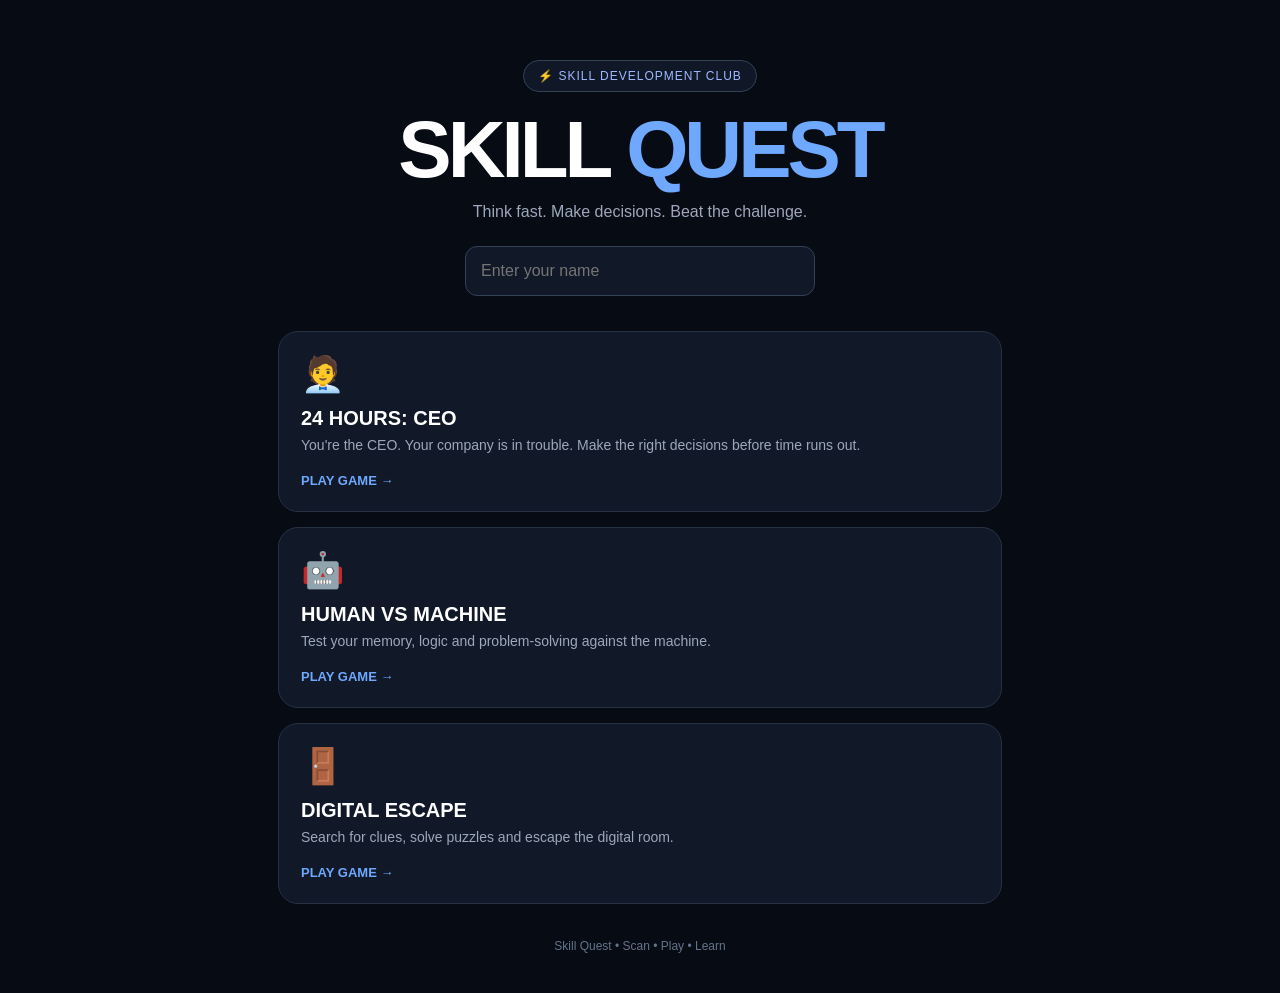
<file: index2.html>
<!DOCTYPE html>
<html lang="en">
<head>
<meta charset="UTF-8">
<meta name="viewport" content="width=device-width, initial-scale=1.0">

<title>Skill Quest</title>

<style>

/* =========================
   GLOBAL
========================= */

* {
    box-sizing: border-box;
    margin: 0;
    padding: 0;
}

body {
    font-family: Arial, Helvetica, sans-serif;
    background: #070b13;
    color: #ffffff;
    min-height: 100vh;
}

button,
input {
    font: inherit;
}

button {
    cursor: pointer;
}


/* =========================
   APP
========================= */

.app {
    width: 100%;
    max-width: 760px;
    margin: auto;
    padding: 25px 18px 40px;
}


/* =========================
   HOME
========================= */

.hero {
    text-align: center;
    padding: 35px 10px;
}

.badge {
    display: inline-block;
    border: 1px solid #334155;
    background: #101827;
    padding: 8px 14px;
    border-radius: 30px;
    font-size: 12px;
    letter-spacing: 1px;
    color: #9fb9ff;
}

.hero h1 {
    font-size: clamp(45px, 12vw, 80px);
    margin-top: 20px;
    line-height: 0.95;
    letter-spacing: -4px;
}

.hero h1 span {
    color: #6ea8ff;
}

.hero p {
    color: #9ca8bb;
    margin-top: 15px;
    margin-bottom: 25px;
}

.name-input {
    width: min(350px, 100%);
    padding: 15px;
    border-radius: 12px;
    border: 1px solid #334155;
    background: #111827;
    color: white;
    outline: none;
}

.name-input:focus {
    border-color: #6ea8ff;
}


/* =========================
   GAME CARDS
========================= */

.games {
    display: grid;
    gap: 15px;
}

.game-card {
    width: 100%;
    text-align: left;
    padding: 22px;
    border-radius: 20px;
    border: 1px solid #263244;
    background: #111827;
    color: white;
    transition: 0.2s;
}

.game-card:hover {
    transform: translateY(-3px);
    border-color: #6ea8ff;
}

.game-icon {
    font-size: 35px;
    margin-bottom: 12px;
}

.game-card h2 {
    font-size: 20px;
    margin-bottom: 7px;
}

.game-card p {
    color: #9ca8bb;
    font-size: 14px;
    margin-bottom: 18px;
}

.play {
    color: #6ea8ff;
    font-weight: bold;
    font-size: 13px;
}


/* =========================
   GAME SCREEN
========================= */

.game-screen {
    display: none;
}

.game-header {
    display: flex;
    justify-content: space-between;
    align-items: center;
    gap: 10px;
    margin-bottom: 25px;
}

.game-title {
    font-size: 20px;
}

.timer {
    background: #151e2e;
    border: 1px solid #334155;
    padding: 8px 12px;
    border-radius: 10px;
    font-weight: bold;
}


/* =========================
   QUESTION
========================= */

.question-box {
    background: #111827;
    border: 1px solid #263244;
    padding: 22px;
    border-radius: 18px;
    margin-bottom: 15px;
}

.question-box h2 {
    font-size: 22px;
    line-height: 1.3;
}

.question-box p {
    color: #aeb9ca;
    margin-top: 10px;
    line-height: 1.5;
}


/* =========================
   OPTIONS
========================= */

.options {
    display: grid;
    gap: 10px;
}

.option {
    width: 100%;
    text-align: left;
    padding: 15px;
    border-radius: 13px;
    background: #141d2c;
    border: 1px solid #334155;
    color: white;
    transition: 0.15s;
}

.option:hover {
    border-color: #6ea8ff;
}

.option.correct {
    border-color: #54d38a;
}

.option.wrong {
    border-color: #ff6b6b;
}


/* =========================
   BUTTONS
========================= */

.primary-btn {
    width: 100%;
    margin-top: 15px;
    padding: 15px;
    border: none;
    border-radius: 13px;
    background: #6ea8ff;
    color: #07101e;
    font-weight: bold;
}

.secondary-btn {
    margin-top: 15px;
    width: 100%;
    padding: 14px;
    border-radius: 13px;
    border: 1px solid #334155;
    background: transparent;
    color: white;
}


/* =========================
   RESULT
========================= */

.result {
    display: none;
    text-align: center;
    background: #111827;
    border: 1px solid #263244;
    border-radius: 20px;
    padding: 30px 20px;
}

.result-icon {
    font-size: 60px;
    margin-bottom: 15px;
}

.result h1 {
    margin-bottom: 10px;
}

.score {
    font-size: 55px;
    font-weight: bold;
    color: #6ea8ff;
    margin: 20px 0;
}

.result p {
    color: #aeb9ca;
    line-height: 1.5;
}


/* =========================
   STATS
========================= */

.stats {
    display: grid;
    grid-template-columns: 1fr 1fr;
    gap: 10px;
    margin-top: 20px;
}

.stat {
    background: #151e2e;
    border: 1px solid #263244;
    padding: 15px;
    border-radius: 12px;
}

.stat small {
    color: #8d9ab0;
}

.stat strong {
    display: block;
    font-size: 20px;
    margin-top: 5px;
}


/* =========================
   ESCAPE ROOM
========================= */

.escape-room {
    display: grid;
    grid-template-columns: repeat(2, 1fr);
    gap: 12px;
    margin-top: 20px;
}

.room-item {
    padding: 25px 10px;
    border-radius: 15px;
    border: 1px solid #334155;
    background: #141d2c;
    text-align: center;
}

.room-item div {
    font-size: 35px;
    margin-bottom: 8px;
}

.room-item span {
    font-size: 13px;
    color: #aeb9ca;
}


/* =========================
   CLUE
========================= */

.clue {
    background: #0c1320;
    border: 1px dashed #52627a;
    padding: 18px;
    border-radius: 13px;
    margin: 15px 0;
    line-height: 1.6;
}

.code {
    font-family: monospace;
    font-size: 18px;
    letter-spacing: 2px;
}


/* =========================
   FOOTER
========================= */

footer {
    text-align: center;
    margin-top: 35px;
    color: #64748b;
    font-size: 12px;
}


/* =========================
   MOBILE
========================= */

@media (max-width: 500px) {

    .app {
        padding: 15px 14px 30px;
    }

    .hero {
        padding-top: 25px;
    }

    .hero h1 {
        font-size: 55px;
    }

    .game-header {
        align-items: flex-start;
    }

    .question-box h2 {
        font-size: 19px;
    }
}

</style>
</head>


<body>

<main class="app">


<!-- =========================
     HOME
========================= -->

<section id="home">

    <div class="hero">

        <div class="badge">
            ⚡ SKILL DEVELOPMENT CLUB
        </div>

        <h1>
            SKILL <span>QUEST</span>
        </h1>

        <p>
            Think fast. Make decisions. Beat the challenge.
        </p>

        <input
            id="playerName"
            class="name-input"
            maxlength="20"
            placeholder="Enter your name"
        >

    </div>


    <div class="games">


        <!-- CEO -->

        <button
            class="game-card"
            onclick="startCEO()"
        >

            <div class="game-icon">
                🧑‍💼
            </div>

            <h2>
                24 HOURS: CEO
            </h2>

            <p>
                You're the CEO. Your company is in trouble.
                Make the right decisions before time runs out.
            </p>

            <span class="play">
                PLAY GAME →
            </span>

        </button>


        <!-- MACHINE -->

        <button
            class="game-card"
            onclick="startMachine()"
        >

            <div class="game-icon">
                🤖
            </div>

            <h2>
                HUMAN VS MACHINE
            </h2>

            <p>
                Test your memory, logic and problem-solving
                against the machine.
            </p>

            <span class="play">
                PLAY GAME →
            </span>

        </button>


        <!-- ESCAPE -->

        <button
            class="game-card"
            onclick="startEscape()"
        >

            <div class="game-icon">
                🚪
            </div>

            <h2>
                DIGITAL ESCAPE
            </h2>

            <p>
                Search for clues, solve puzzles and
                escape the digital room.
            </p>

            <span class="play">
                PLAY GAME →
            </span>

        </button>

    </div>

</section>


<!-- =========================
     GAME SCREEN
========================= -->

<section
    id="gameScreen"
    class="game-screen"
>

    <div class="game-header">

        <div
            id="gameTitle"
            class="game-title">
        </div>

        <div
            id="timer"
            class="timer">
        </div>

    </div>

    <div id="gameContent"></div>

</section>


<!-- =========================
     RESULT
========================= -->

<section
    id="result"
    class="result"
>

    <div class="result-icon">
        🏆
    </div>

    <h1 id="resultTitle">
        Challenge Complete!
    </h1>

    <div
        id="finalScore"
        class="score">
        0
    </div>

    <p id="resultMessage">
    </p>

    <div class="stats">

        <div class="stat">
            <small>PLAYER</small>
            <strong id="resultPlayer">
                -
            </strong>
        </div>

        <div class="stat">
            <small>SCORE</small>
            <strong id="resultScore">
                0
            </strong>
        </div>

    </div>

    <button
        class="primary-btn"
        onclick="playAgain()"
    >
        PLAY AGAIN
    </button>

    <button
        class="secondary-btn"
        onclick="goHome()"
    >
        BACK TO HOME
    </button>

</section>


<footer>
    Skill Quest • Scan • Play • Learn
</footer>

</main>


<script>

/* =====================================================
   GLOBAL VARIABLES
===================================================== */

let playerName = "Player";
let score = 0;
let currentGame = "";
let timerInterval = null;


/* =====================================================
   ELEMENTS
===================================================== */

const home = document.getElementById("home");

const gameScreen =
    document.getElementById("gameScreen");

const result =
    document.getElementById("result");

const gameTitle =
    document.getElementById("gameTitle");

const gameContent =
    document.getElementById("gameContent");

const timer =
    document.getElementById("timer");


/* =====================================================
   START GAME
===================================================== */

function prepareGame() {

    playerName =
        document.getElementById("playerName")
        .value
        .trim();

    if (playerName === "") {
        playerName = "Player";
    }

    home.style.display = "none";

    result.style.display = "none";

    gameScreen.style.display = "block";

    window.scrollTo(0, 0);
}


/* =====================================================
   TIMER
===================================================== */

function startTimer(seconds, callback) {

    clearInterval(timerInterval);

    let remaining = seconds;

    updateTimer(remaining);

    timerInterval = setInterval(() => {

        remaining--;

        updateTimer(remaining);

        if (remaining <= 0) {

            clearInterval(timerInterval);

            callback();

        }

    }, 1000);
}


function updateTimer(seconds) {

    const minutes =
        Math.floor(seconds / 60);

    const secs =
        seconds % 60;

    timer.textContent =
        String(minutes).padStart(2, "0")
        + ":"
        + String(secs).padStart(2, "0");
}


/* =====================================================
   SHOW RESULT
===================================================== */

function showResult(title, message) {

    clearInterval(timerInterval);

    gameScreen.style.display = "none";

    result.style.display = "block";

    document.getElementById("resultTitle")
        .textContent = title;

    document.getElementById("finalScore")
        .textContent = score;

    document.getElementById("resultMessage")
        .textContent = message;

    document.getElementById("resultPlayer")
        .textContent = playerName;

    document.getElementById("resultScore")
        .textContent = score;

    window.scrollTo(0, 0);
}


/* =====================================================
   GAME 1
   24 HOURS CEO
===================================================== */

const ceoQuestions = [

    {
        question:
        "09:00 — Your server crashes. 40% of users cannot access your app.",

        options: [
            "Move users to backup cloud (-₹30K)",
            "Wait and save money (-15 reputation)",
            "Shut down the service (-25 growth)"
        ],

        correct: 0
    },

    {
        question:
        "12:00 — Your best developer is exhausted before launch.",

        options: [
            "Give the team a break (-₹10K)",
            "Force overtime (-20 morale)",
            "Cancel an important feature (-15 growth)"
        ],

        correct: 0
    },

    {
        question:
        "17:00 — A competitor launches a similar product.",

        options: [
            "Launch your strongest feature (-₹25K)",
            "Spend heavily on advertising (-₹40K)",
            "Ignore them (-25 reputation)"
        ],

        correct: 0
    },

    {
        question:
        "21:00 — Your biggest customer asks for a discount.",

        options: [
            "Give 10% discount",
            "Refuse immediately",
            "Offer a longer contract with a smaller discount"
        ],

        correct: 2
    }

];


let ceoIndex = 0;


function startCEO() {

    prepareGame();

    currentGame = "ceo";

    score = 1000;

    ceoIndex = 0;

    gameTitle.textContent =
        "🧑‍💼 24 HOURS: CEO";

    renderCEO();

    startTimer(180, () => {

        showResult(
            "⏰ TIME'S UP",
            "The company needed faster decisions."
        );

    });

}


function renderCEO() {

    if (ceoIndex >= ceoQuestions.length) {

        showResult(
            "🚀 COMPANY SURVIVED!",
            "You made it through the crisis. Your leadership score shows how well you handled pressure."
        );

        return;
    }


    const q =
        ceoQuestions[ceoIndex];


    gameContent.innerHTML = `

        <div class="question-box">

            <h2>
                ${q.question}
            </h2>

            <p>
                Choose the decision you think is best.
            </p>

        </div>

        <div class="options">

            ${q.options.map((option, index) => `

                <button
                    class="option"
                    onclick="answerCEO(${index})"
                >
                    ${option}
                </button>

            `).join("")}

        </div>

    `;
}


function answerCEO(choice) {

    const q =
        ceoQuestions[ceoIndex];


    if (choice === q.correct) {

        score += 300;

    } else {

        score += 100;

    }

    ceoIndex++;

    renderCEO();
}


/* =====================================================
   GAME 2
   HUMAN VS MACHINE
===================================================== */

const machineQuestions = [

    {
        type: "PATTERN",

        question:
        "2, 4, 8, 16, ?",

        options: [
            "20",
            "24",
            "32",
            "36"
        ],

        correct: 2
    },


    {
        type: "LOGIC",

        question:
        "All Bloops are Razzies. All Razzies are Lazzies. Bloops are...",

        options: [
            "Lazzies",
            "Not Lazzies",
            "Neither",
            "Impossible to know"
        ],

        correct: 0
    },


    {
        type: "BINARY",

        question:
        "What is decimal 5 in binary?",

        options: [
            "100",
            "101",
            "110",
            "111"
        ],

        correct: 1
    },


    {
        type: "ALGORITHM",

        question:
        "Which is generally fastest for searching a sorted list?",

        options: [
            "Linear Search",
            "Binary Search",
            "Bubble Sort",
            "Random Search"
        ],

        correct: 1
    },


    {
        type: "OBSERVATION",

        question:
        "Which one is different?",

        options: [
            "AA8AA",
            "AA8AA",
            "AAOAA",
            "AA8AA"
        ],

        correct: 2
    }

];


let machineIndex = 0;


function startMachine() {

    prepareGame();

    currentGame = "machine";

    score = 0;

    machineIndex = 0;

    gameTitle.textContent =
        "🤖 HUMAN VS MACHINE";

    renderMachine();

    startTimer(120, () => {

        showResult(
            "🤖 TIME'S UP",
            "The machine had the advantage this time."
        );

    });

}


function renderMachine() {

    if (machineIndex >= machineQuestions.length) {

        const machineScore =
            500 + Math.floor(Math.random() * 300);

        if (score >= machineScore) {

            showResult(
                "🧠 YOU BEAT THE MACHINE!",
                `Your score was ${score}. The machine benchmark was ${machineScore}.`
            );

        } else {

            showResult(
                "🤖 MACHINE WINS!",
                `Your score was ${score}. The machine benchmark was ${machineScore}. Try again!`
            );

        }

        return;
    }


    const q =
        machineQuestions[machineIndex];


    gameContent.innerHTML = `

        <div class="badge">
            ${q.type}
        </div>

        <div class="question-box">

            <h2>
                ${q.question}
            </h2>

        </div>

        <div class="options">

            ${q.options.map((option, index) => `

                <button
                    class="option"
                    onclick="answerMachine(${index})"
                >
                    ${option}
                </button>

            `).join("")}

        </div>

    `;

}


function answerMachine(choice) {

    const q =
        machineQuestions[machineIndex];


    if (choice === q.correct) {

        score += 200;

    } else {

        score += 40;

    }

    machineIndex++;

    renderMachine();

}


/* =====================================================
   GAME 3
   DIGITAL ESCAPE
===================================================== */

const escapeChallenges = [

    {
        title: "📧 EMAIL",

        clue:
        "You find an email containing this sequence:<br><br><b>12 / 24 / 36 / ?</b>",

        question:
        "What number comes next?",

        answer:
        "48"
    },


    {
        title: "📁 FILE",

        clue:
        "A strange file contains:<br><br><span class='code'>01010011 01001001</span>",

        question:
        "Decode the binary message.",

        answer:
        "SI"
    },


    {
        title: "🔐 SAFE",

        clue:
        "The file gave you <b>SI</b>.<br><br>Add the first letter of <b>ESCAPE</b>.",

        question:
        "What is the three-letter key?",

        answer:
        "SIE"
    },


    {
        title: "🚪 EXIT",

        clue:
        "The final panel shows:<br><br><b>12 + 24 + 36</b>",

        question:
        "Enter the final number to escape.",

        answer:
        "72"
    }

];


let escapeIndex = 0;


function startEscape() {

    prepareGame();

    currentGame = "escape";

    score = 0;

    escapeIndex = 0;

    gameTitle.textContent =
        "🚪 DIGITAL ESCAPE";

    renderEscape();

    startTimer(300, () => {

        showResult(
            "⏰ SYSTEM LOCKED",
            "You ran out of time before finding the final key."
        );

    });

}


function renderEscape() {

    if (escapeIndex >= escapeChallenges.length) {

        showResult(
            "🔓 YOU ESCAPED!",
            "You found every clue and solved the digital escape room."
        );

        return;
    }


    const c =
        escapeChallenges[escapeIndex];


    gameContent.innerHTML = `

        <div class="question-box">

            <h2>
                ${c.title}
            </h2>

            <div class="clue">
                ${c.clue}
            </div>

            <p>
                ${c.question}
            </p>

        </div>


        <input
            id="escapeAnswer"
            class="name-input"
            style="width:100%"
            placeholder="Enter your answer"
        >


        <button
            class="primary-btn"
            onclick="submitEscape()"
        >
            UNLOCK →
        </button>

    `;

}


function submitEscape() {

    const input =
        document.getElementById("escapeAnswer");


    const answer =
        input.value.trim().toUpperCase();


    const correct =
        escapeChallenges[escapeIndex]
        .answer
        .toUpperCase();


    if (answer === correct) {

        score += 500;

        escapeIndex++;

        renderEscape();

    } else {

        input.value = "";

        input.placeholder =
            "Incorrect — try again";

    }

}


/* =====================================================
   NAVIGATION
===================================================== */

function goHome() {

    clearInterval(timerInterval);

    result.style.display = "none";

    gameScreen.style.display = "none";

    home.style.display = "block";

    window.scrollTo(0, 0);
}


function playAgain() {

    if (currentGame === "ceo") {

        startCEO();

    }

    else if (currentGame === "machine") {

        startMachine();

    }

    else if (currentGame === "escape") {

        startEscape();

    }

}

</script>

</body>
</html>
</file>
